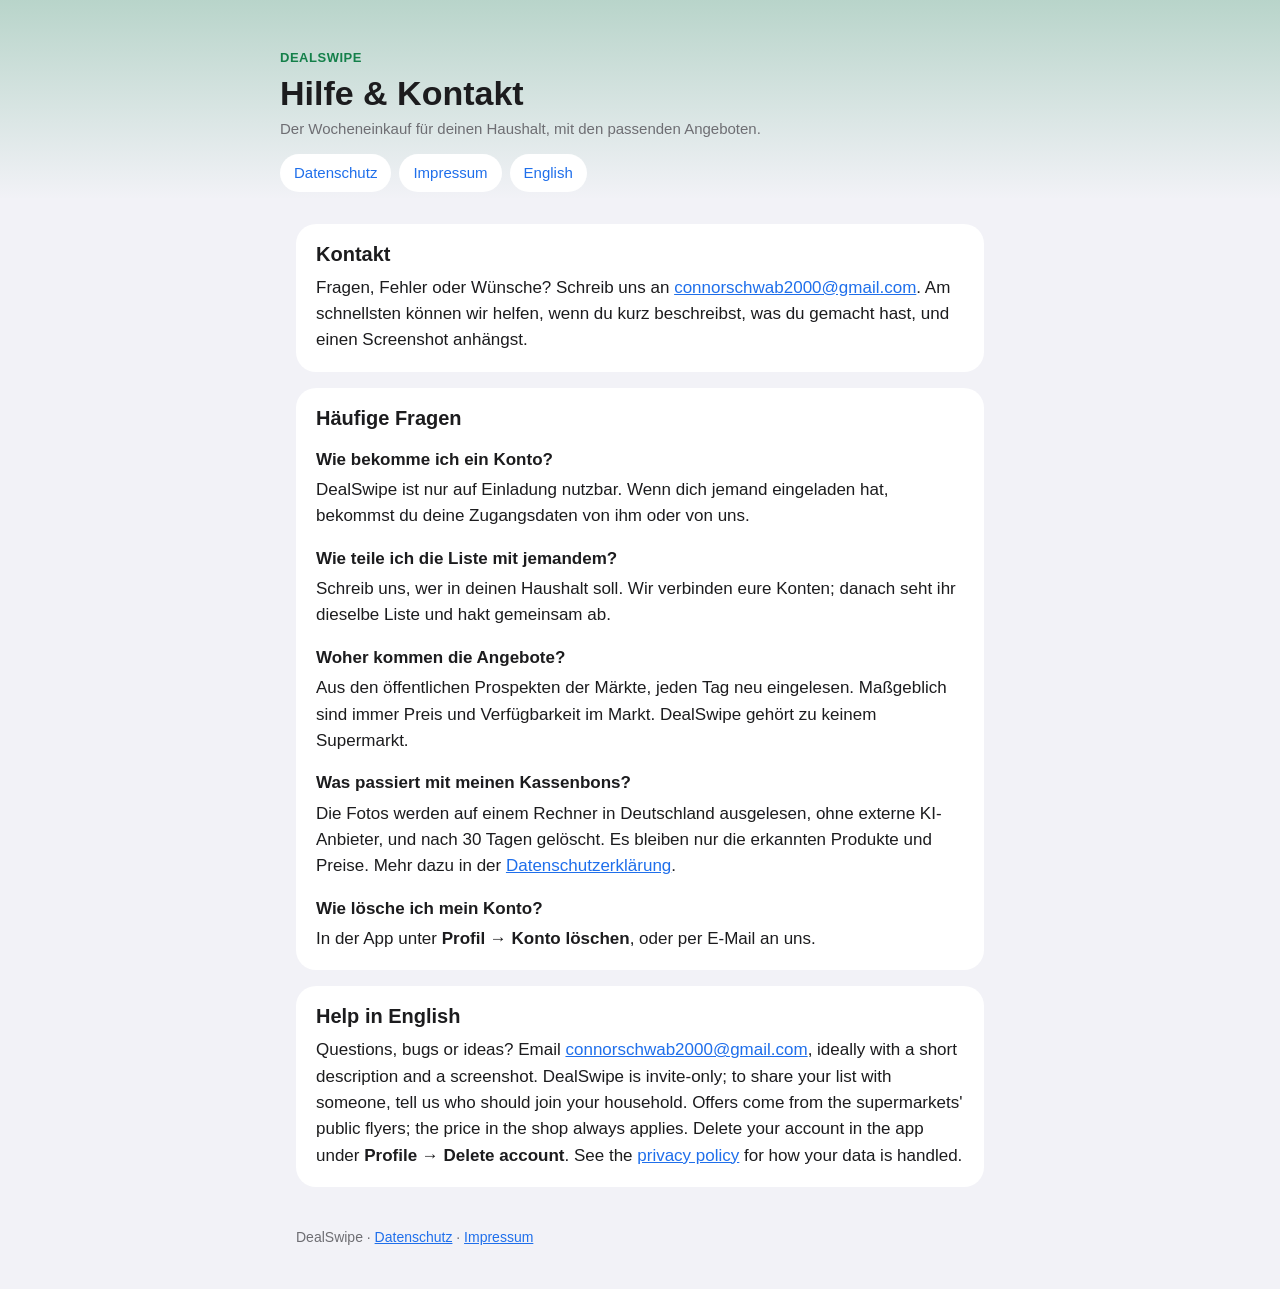
<file: index.html>
<!doctype html>
<html lang="de">
  <head>
    <meta charset="utf-8" />
    <meta name="viewport" content="width=device-width, initial-scale=1" />
    <meta name="color-scheme" content="light dark" />
    <title>Hilfe &amp; Kontakt – DealSwipe</title>
    <link rel="stylesheet" href="style.css" />
  </head>
  <body>
    <div class="glow">
      <header>
        <div class="app">DealSwipe</div>
        <h1>Hilfe &amp; Kontakt</h1>
        <p class="meta">Der Wocheneinkauf für deinen Haushalt, mit den passenden Angeboten.</p>
        <nav class="links"><a href="datenschutz.html">Datenschutz</a><a href="impressum.html">Impressum</a><a href="#english" lang="en">English</a></nav>
      </header>
    </div>
    <main>
      <section>
        <h2>Kontakt</h2>
        <p>
          Fragen, Fehler oder Wünsche? Schreib uns an <a href="mailto:connorschwab2000@gmail.com">connorschwab2000@gmail.com</a>. Am schnellsten können wir
          helfen, wenn du kurz beschreibst, was du gemacht hast, und einen Screenshot anhängst.
        </p>
      </section>

      <section>
        <h2>Häufige Fragen</h2>
        <h3>Wie bekomme ich ein Konto?</h3>
        <p>DealSwipe ist nur auf Einladung nutzbar. Wenn dich jemand eingeladen hat, bekommst du deine Zugangsdaten von ihm oder von uns.</p>
        <h3>Wie teile ich die Liste mit jemandem?</h3>
        <p>Schreib uns, wer in deinen Haushalt soll. Wir verbinden eure Konten; danach seht ihr dieselbe Liste und hakt gemeinsam ab.</p>
        <h3>Woher kommen die Angebote?</h3>
        <p>
          Aus den öffentlichen Prospekten der Märkte, jeden Tag neu eingelesen. Maßgeblich sind immer Preis und Verfügbarkeit im Markt. DealSwipe gehört zu
          keinem Supermarkt.
        </p>
        <h3>Was passiert mit meinen Kassenbons?</h3>
        <p>
          Die Fotos werden auf einem Rechner in Deutschland ausgelesen, ohne externe KI-Anbieter, und nach 30 Tagen gelöscht. Es bleiben nur die erkannten
          Produkte und Preise. Mehr dazu in der <a href="datenschutz.html">Datenschutzerklärung</a>.
        </p>
        <h3>Wie lösche ich mein Konto?</h3>
        <p>In der App unter <strong>Profil → Konto löschen</strong>, oder per E-Mail an uns.</p>
      </section>

      <section id="english" lang="en">
        <h2>Help in English</h2>
        <p>
          Questions, bugs or ideas? Email <a href="mailto:connorschwab2000@gmail.com">connorschwab2000@gmail.com</a>, ideally with a short description and a
          screenshot. DealSwipe is invite-only; to share your list with someone, tell us who should join your household. Offers come from the supermarkets'
          public flyers; the price in the shop always applies. Delete your account in the app under <strong>Profile → Delete account</strong>. See the
          <a href="privacy.html">privacy policy</a> for how your data is handled.
        </p>
      </section>
    </main>
    <footer>DealSwipe · <a href="datenschutz.html">Datenschutz</a> · <a href="impressum.html">Impressum</a></footer>
  </body>
</html>
</file>
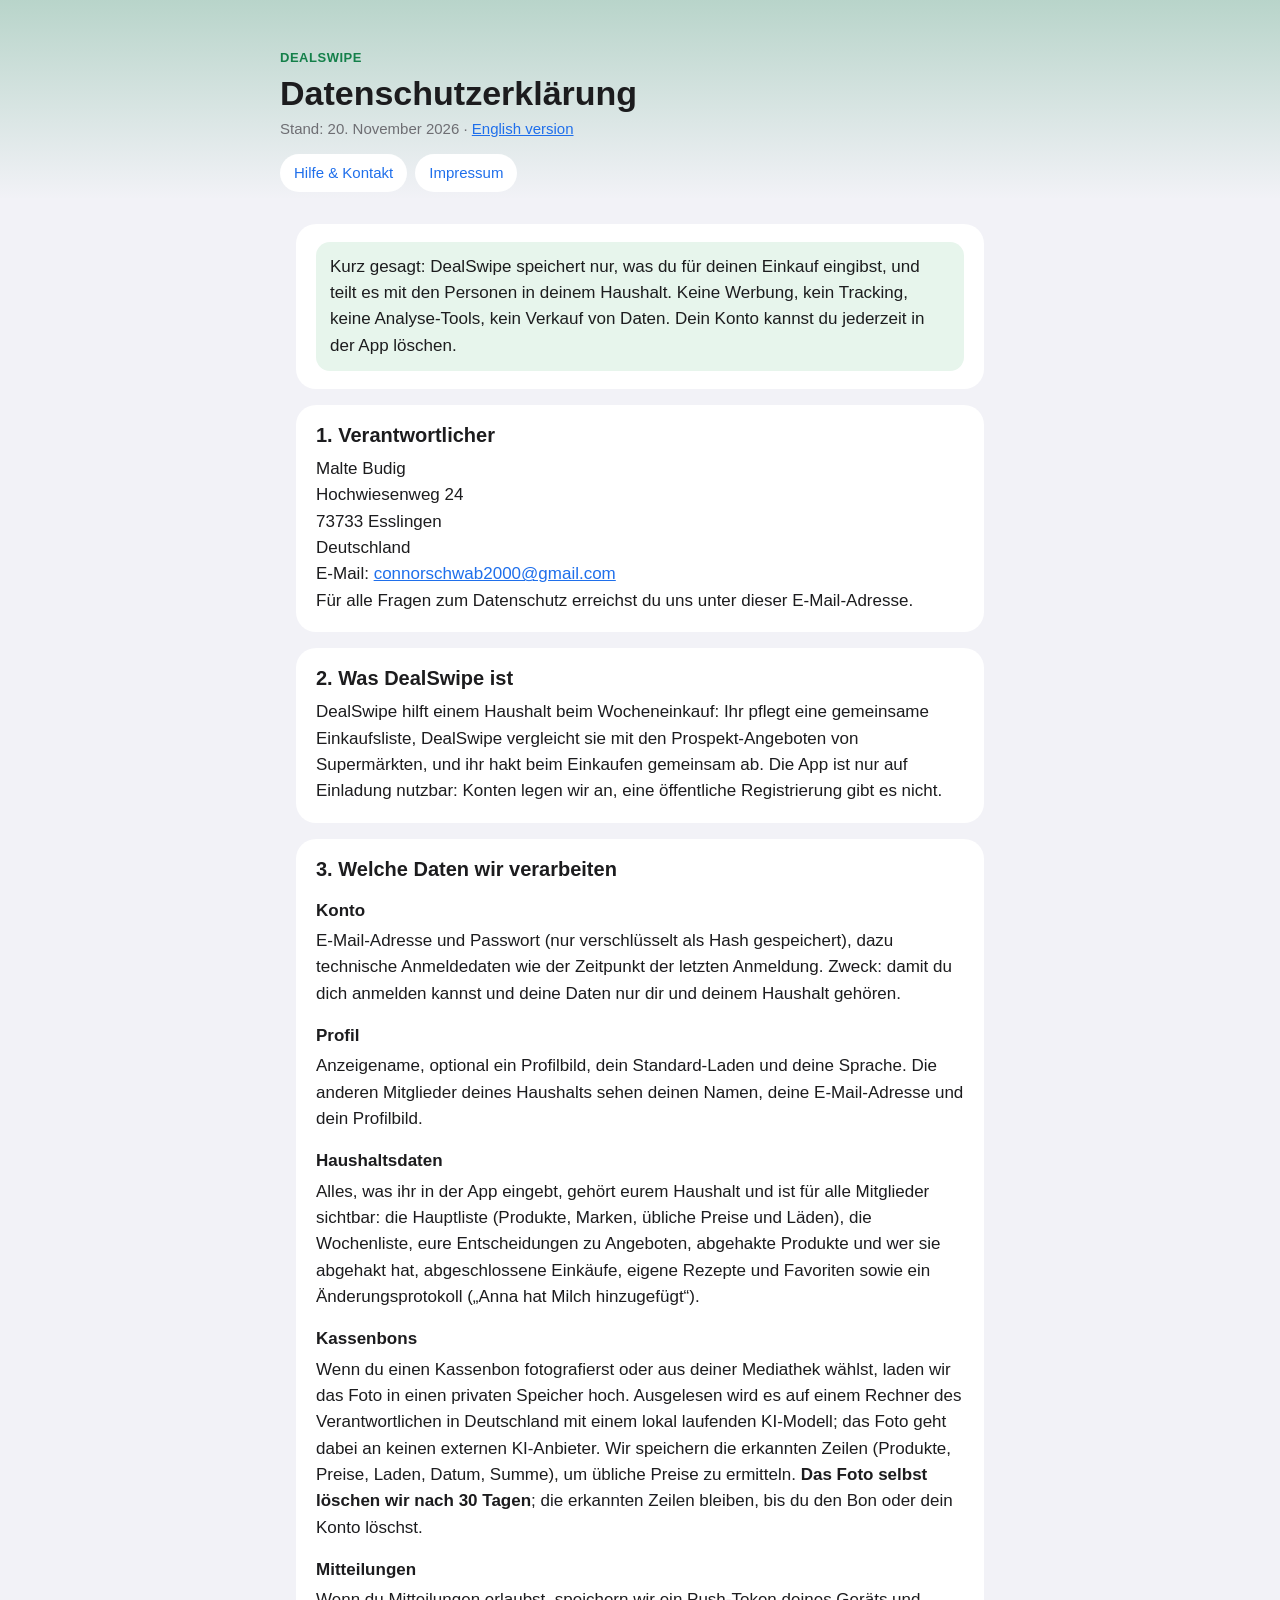
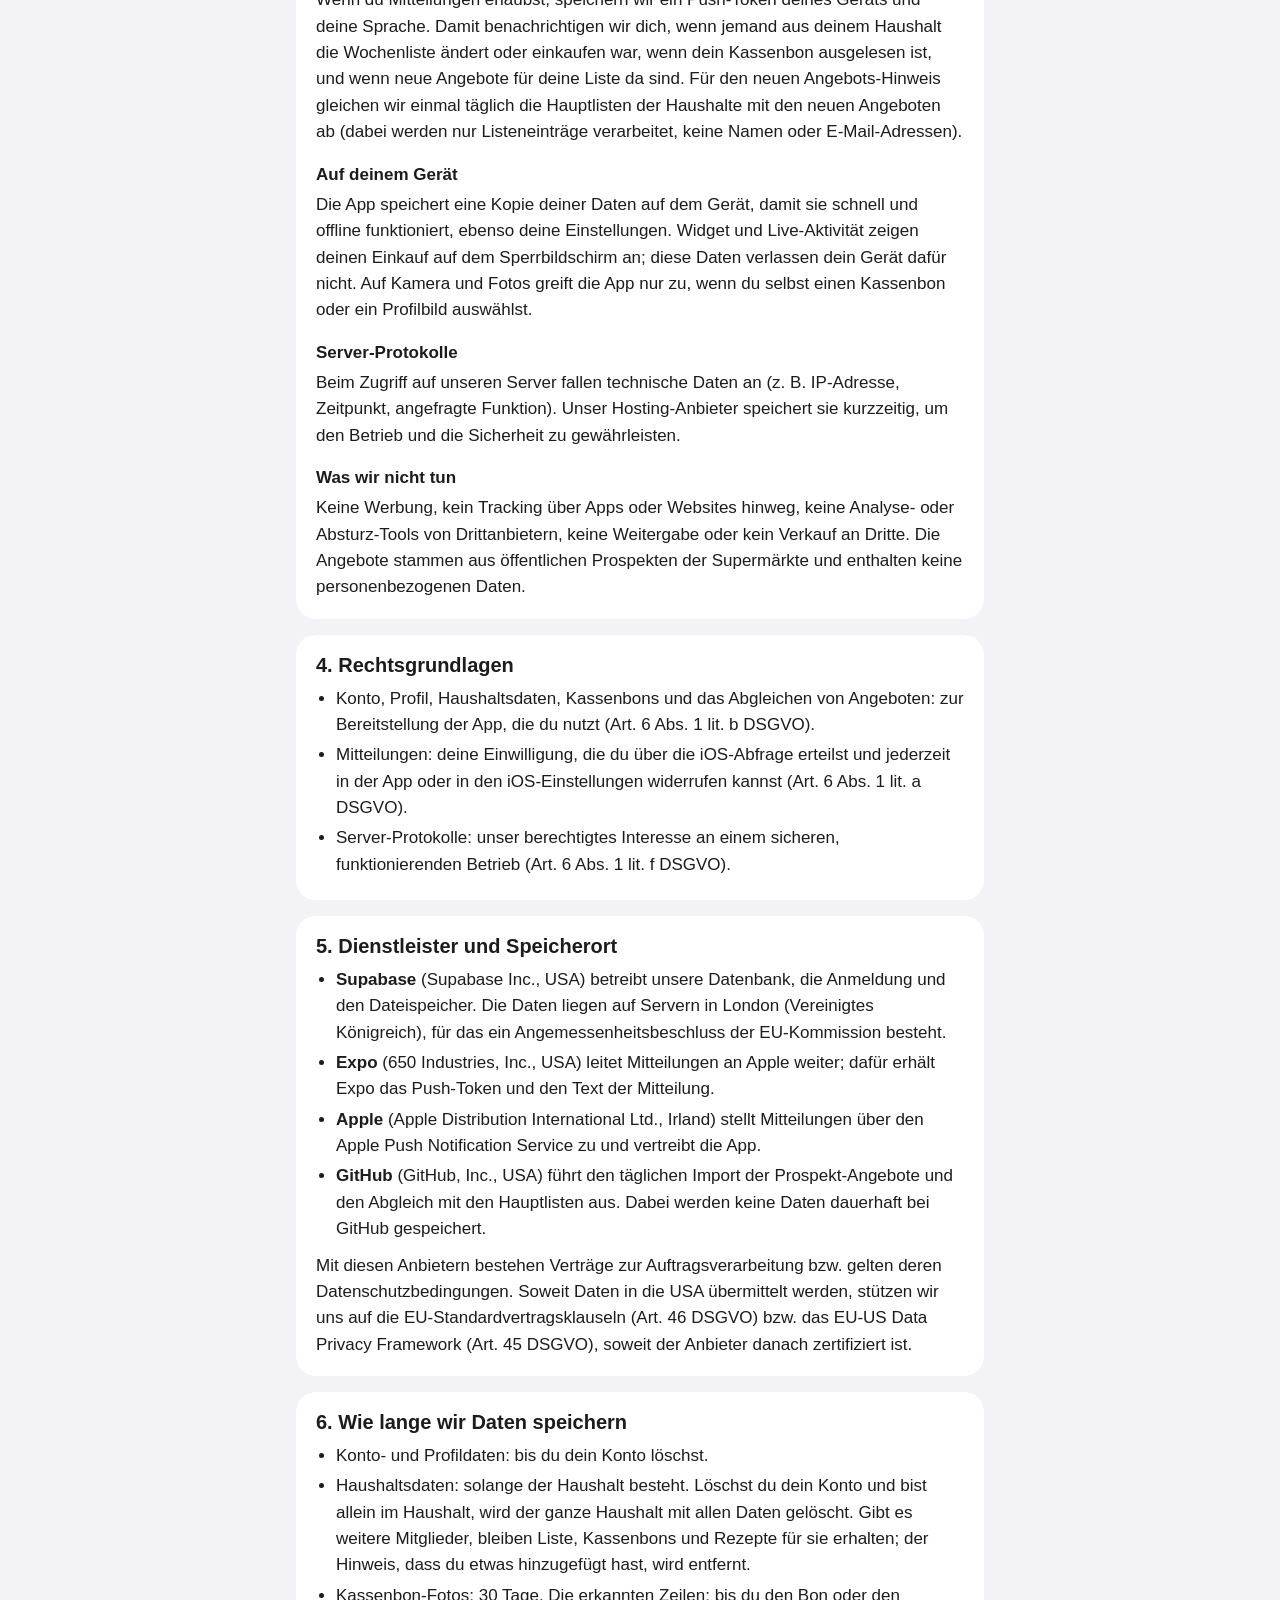
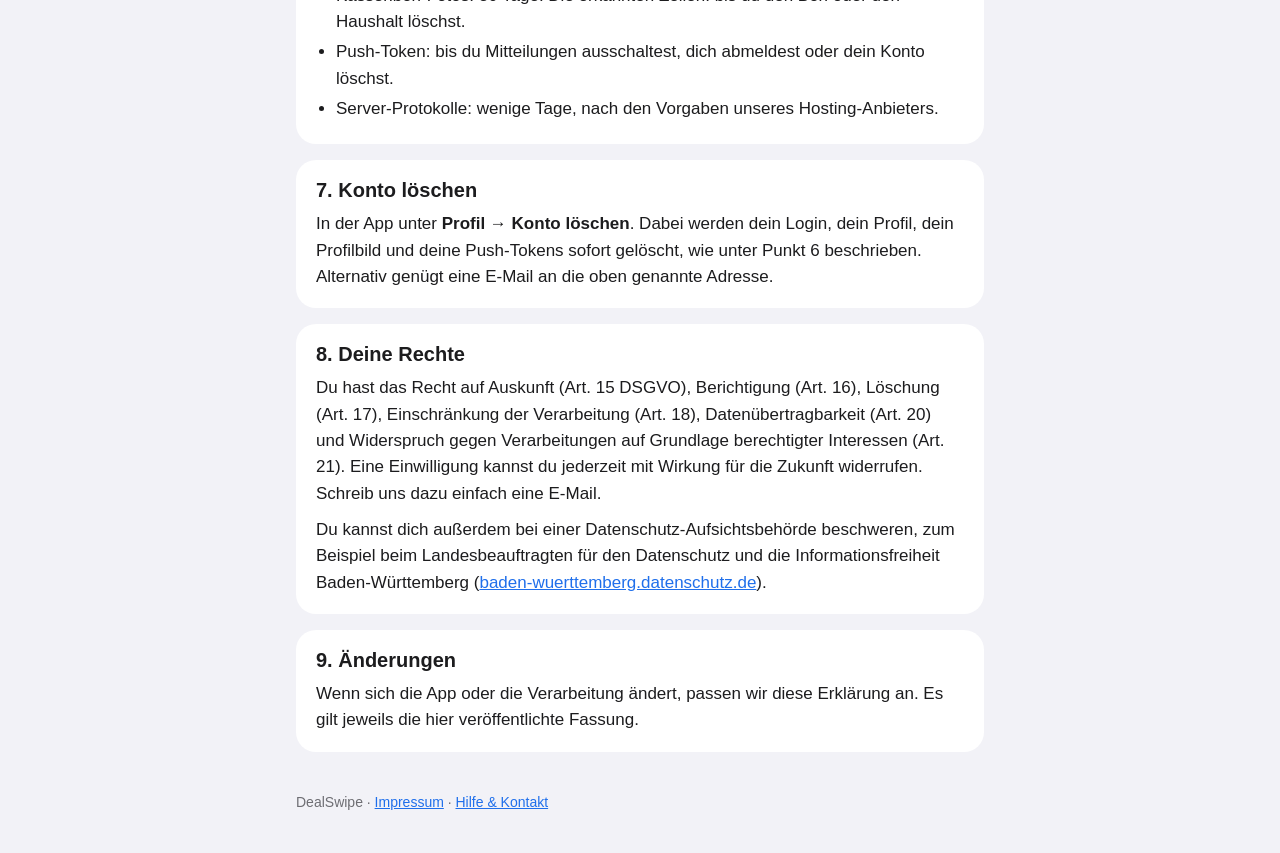
<file: datenschutz.html>
<!doctype html>
<html lang="de">
  <head>
    <meta charset="utf-8" />
    <meta name="viewport" content="width=device-width, initial-scale=1" />
    <meta name="color-scheme" content="light dark" />
    <title>Datenschutz – DealSwipe</title>
    <link rel="stylesheet" href="style.css" />
  </head>
  <body>
    <div class="glow">
      <header>
        <div class="app">DealSwipe</div>
        <h1>Datenschutzerklärung</h1>
        <p class="meta">Stand: 20. November 2026 · <a href="privacy.html" lang="en">English version</a></p>
        <nav class="links"><a href="index.html">Hilfe &amp; Kontakt</a><a href="impressum.html">Impressum</a></nav>
      </header>
    </div>
    <main>
      <section>
        <p class="note">
          Kurz gesagt: DealSwipe speichert nur, was du für deinen Einkauf eingibst, und teilt es mit den Personen in deinem Haushalt. Keine Werbung,
          kein Tracking, keine Analyse-Tools, kein Verkauf von Daten. Dein Konto kannst du jederzeit in der App löschen.
        </p>
      </section>

      <section>
        <h2>1. Verantwortlicher</h2>
        <address>
          Malte Budig<br />
          Hochwiesenweg 24<br />
          73733 Esslingen<br />
          Deutschland<br />
          E-Mail: <a href="mailto:connorschwab2000@gmail.com">connorschwab2000@gmail.com</a>
        </address>
        <p>Für alle Fragen zum Datenschutz erreichst du uns unter dieser E-Mail-Adresse.</p>
      </section>

      <section>
        <h2>2. Was DealSwipe ist</h2>
        <p>
          DealSwipe hilft einem Haushalt beim Wocheneinkauf: Ihr pflegt eine gemeinsame Einkaufsliste, DealSwipe vergleicht sie mit den Prospekt-Angeboten
          von Supermärkten, und ihr hakt beim Einkaufen gemeinsam ab. Die App ist nur auf Einladung nutzbar: Konten legen wir an, eine öffentliche
          Registrierung gibt es nicht.
        </p>
      </section>

      <section>
        <h2>3. Welche Daten wir verarbeiten</h2>

        <h3>Konto</h3>
        <p>
          E-Mail-Adresse und Passwort (nur verschlüsselt als Hash gespeichert), dazu technische Anmeldedaten wie der Zeitpunkt der letzten Anmeldung.
          Zweck: damit du dich anmelden kannst und deine Daten nur dir und deinem Haushalt gehören.
        </p>

        <h3>Profil</h3>
        <p>
          Anzeigename, optional ein Profilbild, dein Standard-Laden und deine Sprache. Die anderen Mitglieder deines Haushalts sehen deinen Namen, deine
          E-Mail-Adresse und dein Profilbild.
        </p>

        <h3>Haushaltsdaten</h3>
        <p>
          Alles, was ihr in der App eingebt, gehört eurem Haushalt und ist für alle Mitglieder sichtbar: die Hauptliste (Produkte, Marken, übliche Preise
          und Läden), die Wochenliste, eure Entscheidungen zu Angeboten, abgehakte Produkte und wer sie abgehakt hat, abgeschlossene Einkäufe, eigene Rezepte
          und Favoriten sowie ein Änderungsprotokoll („Anna hat Milch hinzugefügt“).
        </p>

        <h3>Kassenbons</h3>
        <p>
          Wenn du einen Kassenbon fotografierst oder aus deiner Mediathek wählst, laden wir das Foto in einen privaten Speicher hoch. Ausgelesen wird es auf
          einem Rechner des Verantwortlichen in Deutschland mit einem lokal laufenden KI-Modell; das Foto geht dabei an keinen externen KI-Anbieter. Wir
          speichern die erkannten Zeilen (Produkte, Preise, Laden, Datum, Summe), um übliche Preise zu ermitteln. <strong>Das Foto selbst löschen wir
          nach 30 Tagen</strong>; die erkannten Zeilen bleiben, bis du den Bon oder dein Konto löschst.
        </p>

        <h3>Mitteilungen</h3>
        <p>
          Wenn du Mitteilungen erlaubst, speichern wir ein Push-Token deines Geräts und deine Sprache. Damit benachrichtigen wir dich, wenn jemand aus deinem
          Haushalt die Wochenliste ändert oder einkaufen war, wenn dein Kassenbon ausgelesen ist, und wenn neue Angebote für deine Liste da sind. Für den neuen Angebots-Hinweis gleichen wir
          einmal täglich die Hauptlisten der Haushalte mit den neuen Angeboten ab (dabei werden nur Listeneinträge verarbeitet, keine Namen oder
          E-Mail-Adressen).
        </p>

        <h3>Auf deinem Gerät</h3>
        <p>
          Die App speichert eine Kopie deiner Daten auf dem Gerät, damit sie schnell und offline funktioniert, ebenso deine Einstellungen. Widget und
          Live-Aktivität zeigen deinen Einkauf auf dem Sperrbildschirm an; diese Daten verlassen dein Gerät dafür nicht. Auf Kamera und Fotos greift die
          App nur zu, wenn du selbst einen Kassenbon oder ein Profilbild auswählst.
        </p>

        <h3>Server-Protokolle</h3>
        <p>
          Beim Zugriff auf unseren Server fallen technische Daten an (z. B. IP-Adresse, Zeitpunkt, angefragte Funktion). Unser Hosting-Anbieter speichert sie
          kurzzeitig, um den Betrieb und die Sicherheit zu gewährleisten.
        </p>

        <h3>Was wir nicht tun</h3>
        <p>
          Keine Werbung, kein Tracking über Apps oder Websites hinweg, keine Analyse- oder Absturz-Tools von Drittanbietern, keine Weitergabe oder kein
          Verkauf an Dritte. Die Angebote stammen aus öffentlichen Prospekten der Supermärkte und enthalten keine personenbezogenen Daten.
        </p>
      </section>

      <section>
        <h2>4. Rechtsgrundlagen</h2>
        <ul>
          <li>Konto, Profil, Haushaltsdaten, Kassenbons und das Abgleichen von Angeboten: zur Bereitstellung der App, die du nutzt (Art. 6 Abs. 1 lit. b DSGVO).</li>
          <li>Mitteilungen: deine Einwilligung, die du über die iOS-Abfrage erteilst und jederzeit in der App oder in den iOS-Einstellungen widerrufen kannst (Art. 6 Abs. 1 lit. a DSGVO).</li>
          <li>Server-Protokolle: unser berechtigtes Interesse an einem sicheren, funktionierenden Betrieb (Art. 6 Abs. 1 lit. f DSGVO).</li>
        </ul>
      </section>

      <section>
        <h2>5. Dienstleister und Speicherort</h2>
        <ul>
          <li>
            <strong>Supabase</strong> (Supabase Inc., USA) betreibt unsere Datenbank, die Anmeldung und den Dateispeicher. Die Daten liegen auf Servern in
            London (Vereinigtes Königreich), für das ein Angemessenheitsbeschluss der EU-Kommission besteht.
          </li>
          <li>
            <strong>Expo</strong> (650 Industries, Inc., USA) leitet Mitteilungen an Apple weiter; dafür erhält Expo das Push-Token und den Text der Mitteilung.
          </li>
          <li><strong>Apple</strong> (Apple Distribution International Ltd., Irland) stellt Mitteilungen über den Apple Push Notification Service zu und vertreibt die App.</li>
          <li>
            <strong>GitHub</strong> (GitHub, Inc., USA) führt den täglichen Import der Prospekt-Angebote und den Abgleich mit den Hauptlisten aus. Dabei
            werden keine Daten dauerhaft bei GitHub gespeichert.
          </li>
        </ul>
        <p>
          Mit diesen Anbietern bestehen Verträge zur Auftragsverarbeitung bzw. gelten deren Datenschutzbedingungen. Soweit Daten in die USA übermittelt
          werden, stützen wir uns auf die EU-Standardvertragsklauseln (Art. 46 DSGVO) bzw. das EU-US Data Privacy Framework (Art. 45 DSGVO), soweit der
          Anbieter danach zertifiziert ist.
        </p>
      </section>

      <section>
        <h2>6. Wie lange wir Daten speichern</h2>
        <ul>
          <li>Konto- und Profildaten: bis du dein Konto löschst.</li>
          <li>
            Haushaltsdaten: solange der Haushalt besteht. Löschst du dein Konto und bist allein im Haushalt, wird der ganze Haushalt mit allen Daten gelöscht.
            Gibt es weitere Mitglieder, bleiben Liste, Kassenbons und Rezepte für sie erhalten; der Hinweis, dass du etwas hinzugefügt hast, wird entfernt.
          </li>
          <li>Kassenbon-Fotos: 30 Tage. Die erkannten Zeilen: bis du den Bon oder den Haushalt löschst.</li>
          <li>Push-Token: bis du Mitteilungen ausschaltest, dich abmeldest oder dein Konto löschst.</li>
          <li>Server-Protokolle: wenige Tage, nach den Vorgaben unseres Hosting-Anbieters.</li>
        </ul>
      </section>

      <section>
        <h2>7. Konto löschen</h2>
        <p>
          In der App unter <strong>Profil → Konto löschen</strong>. Dabei werden dein Login, dein Profil, dein Profilbild und deine Push-Tokens sofort
          gelöscht, wie unter Punkt 6 beschrieben. Alternativ genügt eine E-Mail an die oben genannte Adresse.
        </p>
      </section>

      <section>
        <h2>8. Deine Rechte</h2>
        <p>
          Du hast das Recht auf Auskunft (Art. 15 DSGVO), Berichtigung (Art. 16), Löschung (Art. 17), Einschränkung der Verarbeitung (Art. 18),
          Datenübertragbarkeit (Art. 20) und Widerspruch gegen Verarbeitungen auf Grundlage berechtigter Interessen (Art. 21). Eine Einwilligung kannst du
          jederzeit mit Wirkung für die Zukunft widerrufen. Schreib uns dazu einfach eine E-Mail.
        </p>
        <p>
          Du kannst dich außerdem bei einer Datenschutz-Aufsichtsbehörde beschweren, zum Beispiel beim Landesbeauftragten für den Datenschutz und die
          Informationsfreiheit Baden-Württemberg (<a href="https://www.baden-wuerttemberg.datenschutz.de">baden-wuerttemberg.datenschutz.de</a>).
        </p>
      </section>

      <section>
        <h2>9. Änderungen</h2>
        <p>Wenn sich die App oder die Verarbeitung ändert, passen wir diese Erklärung an. Es gilt jeweils die hier veröffentlichte Fassung.</p>
      </section>
    </main>
    <footer>DealSwipe · <a href="impressum.html">Impressum</a> · <a href="index.html">Hilfe &amp; Kontakt</a></footer>
  </body>
</html>
</file>
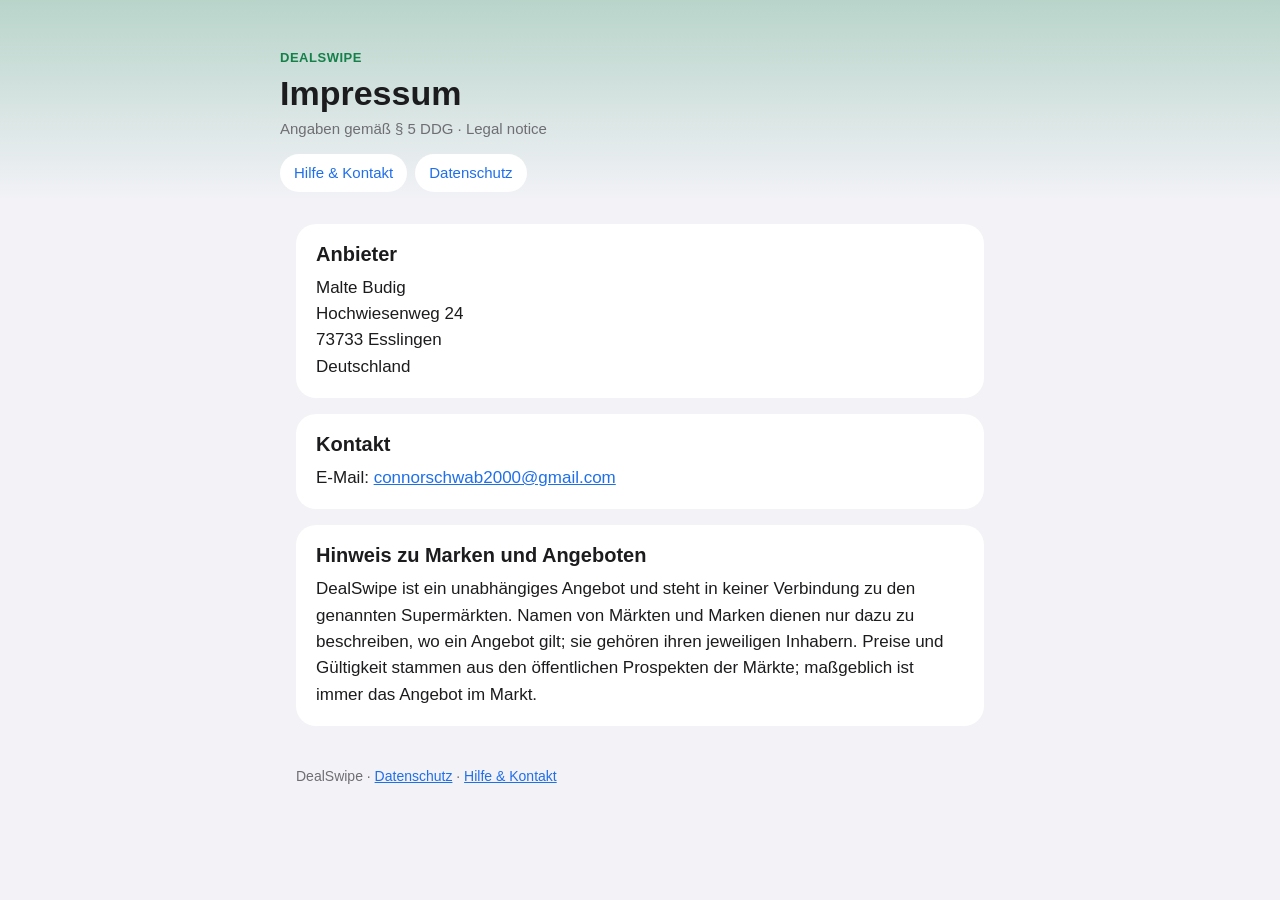
<file: impressum.html>
<!doctype html>
<html lang="de">
  <head>
    <meta charset="utf-8" />
    <meta name="viewport" content="width=device-width, initial-scale=1" />
    <meta name="color-scheme" content="light dark" />
    <title>Impressum – DealSwipe</title>
    <link rel="stylesheet" href="style.css" />
  </head>
  <body>
    <div class="glow">
      <header>
        <div class="app">DealSwipe</div>
        <h1>Impressum</h1>
        <p class="meta">Angaben gemäß § 5 DDG · <span lang="en">Legal notice</span></p>
        <nav class="links"><a href="index.html">Hilfe &amp; Kontakt</a><a href="datenschutz.html">Datenschutz</a></nav>
      </header>
    </div>
    <main>
      <section>
        <h2>Anbieter</h2>
        <address>
          Malte Budig<br />
          Hochwiesenweg 24<br />
          73733 Esslingen<br />
          Deutschland
        </address>
      </section>
      <section>
        <h2>Kontakt</h2>
        <p>E-Mail: <a href="mailto:connorschwab2000@gmail.com">connorschwab2000@gmail.com</a></p>
      </section>
      <section>
        <h2>Hinweis zu Marken und Angeboten</h2>
        <p>
          DealSwipe ist ein unabhängiges Angebot und steht in keiner Verbindung zu den genannten Supermärkten. Namen von Märkten und Marken dienen nur dazu
          zu beschreiben, wo ein Angebot gilt; sie gehören ihren jeweiligen Inhabern. Preise und Gültigkeit stammen aus den öffentlichen Prospekten der
          Märkte; maßgeblich ist immer das Angebot im Markt.
        </p>
      </section>
    </main>
    <footer>DealSwipe · <a href="datenschutz.html">Datenschutz</a> · <a href="index.html">Hilfe &amp; Kontakt</a></footer>
  </body>
</html>
</file>
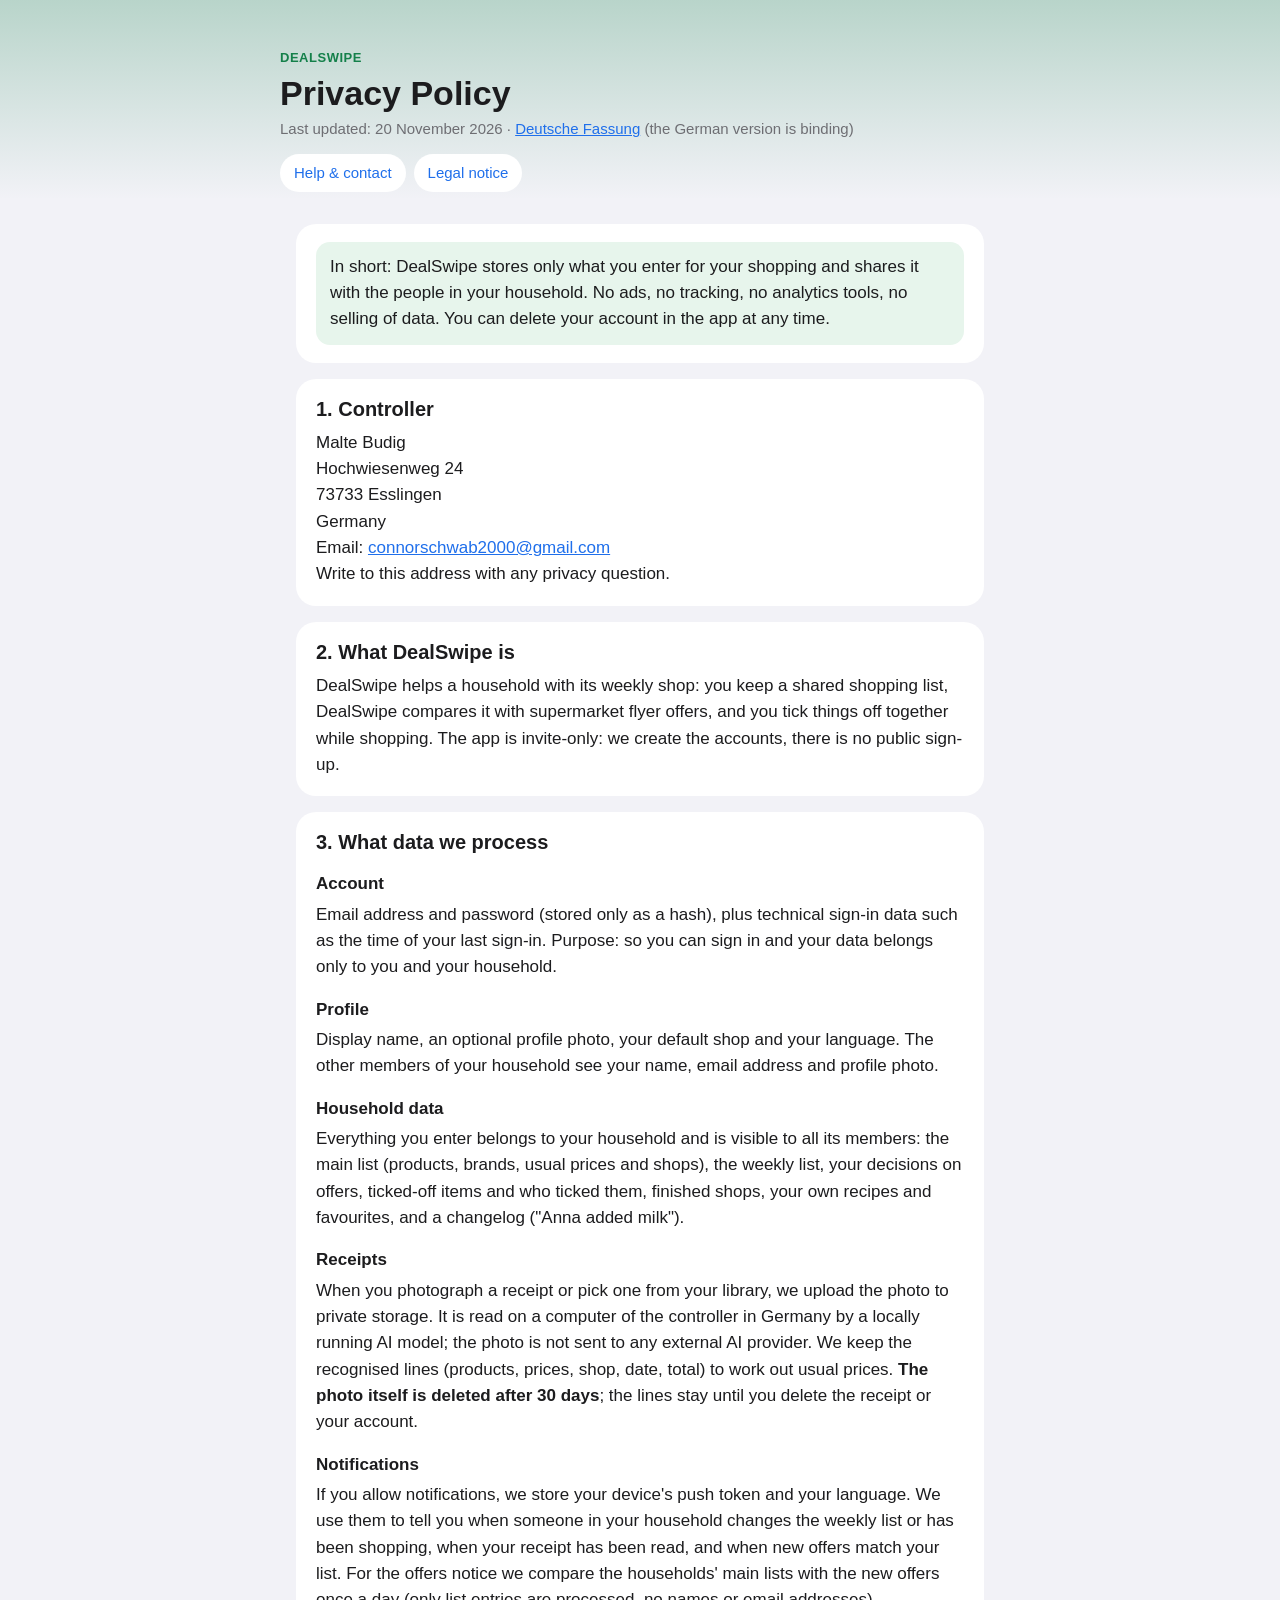
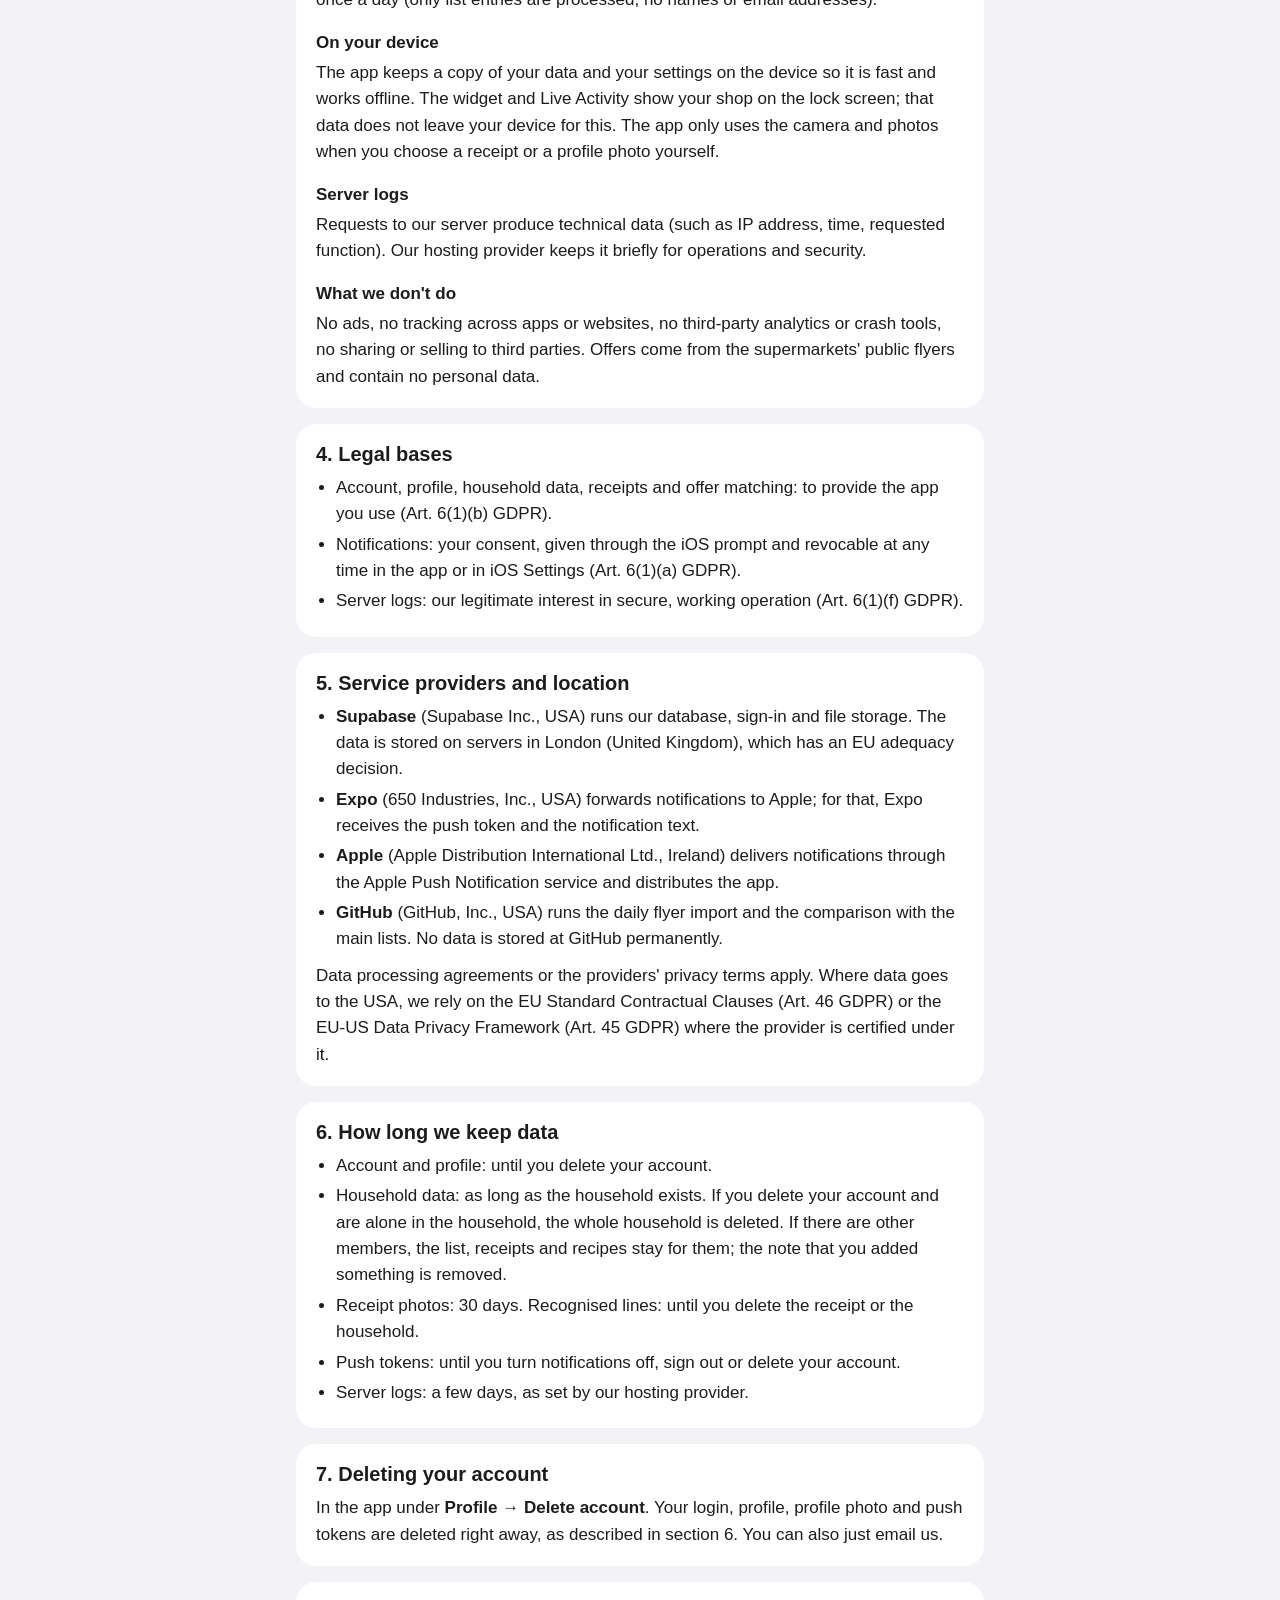
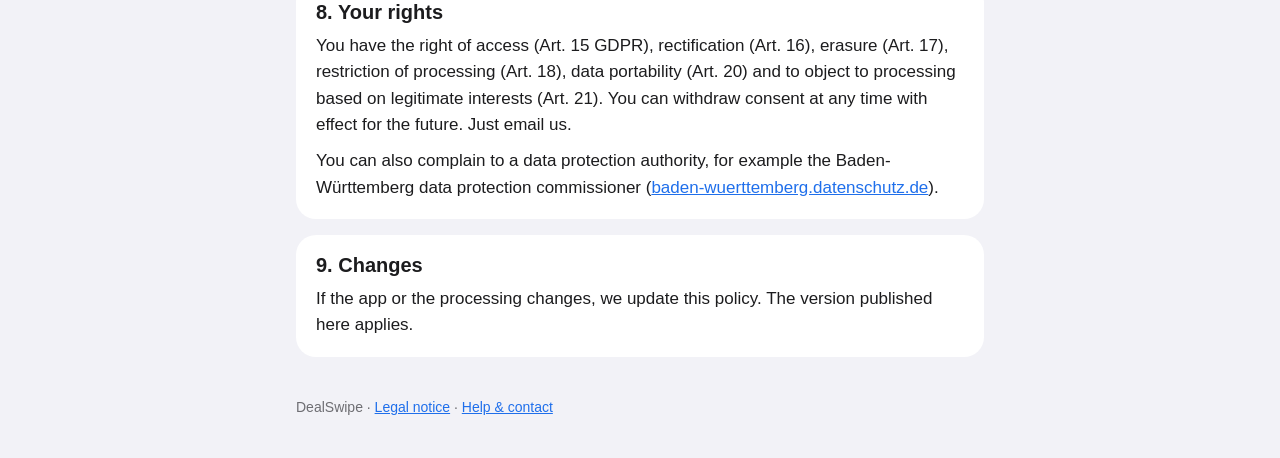
<file: privacy.html>
<!doctype html>
<html lang="en">
  <head>
    <meta charset="utf-8" />
    <meta name="viewport" content="width=device-width, initial-scale=1" />
    <meta name="color-scheme" content="light dark" />
    <title>Privacy – DealSwipe</title>
    <link rel="stylesheet" href="style.css" />
  </head>
  <body>
    <div class="glow">
      <header>
        <div class="app">DealSwipe</div>
        <h1>Privacy Policy</h1>
        <p class="meta">Last updated: 20 November 2026 · <a href="datenschutz.html" lang="de">Deutsche Fassung</a> (the German version is binding)</p>
        <nav class="links"><a href="index.html">Help &amp; contact</a><a href="impressum.html">Legal notice</a></nav>
      </header>
    </div>
    <main>
      <section>
        <p class="note">
          In short: DealSwipe stores only what you enter for your shopping and shares it with the people in your household. No ads, no tracking, no
          analytics tools, no selling of data. You can delete your account in the app at any time.
        </p>
      </section>

      <section>
        <h2>1. Controller</h2>
        <address>
          Malte Budig<br />
          Hochwiesenweg 24<br />
          73733 Esslingen<br />
          Germany<br />
          Email: <a href="mailto:connorschwab2000@gmail.com">connorschwab2000@gmail.com</a>
        </address>
        <p>Write to this address with any privacy question.</p>
      </section>

      <section>
        <h2>2. What DealSwipe is</h2>
        <p>
          DealSwipe helps a household with its weekly shop: you keep a shared shopping list, DealSwipe compares it with supermarket flyer offers, and you tick
          things off together while shopping. The app is invite-only: we create the accounts, there is no public sign-up.
        </p>
      </section>

      <section>
        <h2>3. What data we process</h2>

        <h3>Account</h3>
        <p>
          Email address and password (stored only as a hash), plus technical sign-in data such as the time of your last sign-in. Purpose: so you can sign in
          and your data belongs only to you and your household.
        </p>

        <h3>Profile</h3>
        <p>
          Display name, an optional profile photo, your default shop and your language. The other members of your household see your name, email address and
          profile photo.
        </p>

        <h3>Household data</h3>
        <p>
          Everything you enter belongs to your household and is visible to all its members: the main list (products, brands, usual prices and shops), the
          weekly list, your decisions on offers, ticked-off items and who ticked them, finished shops, your own recipes and favourites, and a changelog
          ("Anna added milk").
        </p>

        <h3>Receipts</h3>
        <p>
          When you photograph a receipt or pick one from your library, we upload the photo to private storage. It is read on a computer of the controller in
          Germany by a locally running AI model; the photo is not sent to any external AI provider. We keep the recognised lines (products, prices, shop,
          date, total) to work out usual prices. <strong>The photo itself is deleted after 30 days</strong>; the lines stay until you delete the receipt or
          your account.
        </p>

        <h3>Notifications</h3>
        <p>
          If you allow notifications, we store your device's push token and your language. We use them to tell you when someone in your household changes
          the weekly list or has been shopping, when your receipt has been read, and when new offers match your list. For the offers notice we compare the households' main lists with the new
          offers once a day (only list entries are processed, no names or email addresses).
        </p>

        <h3>On your device</h3>
        <p>
          The app keeps a copy of your data and your settings on the device so it is fast and works offline. The widget and Live Activity show your shop on
          the lock screen; that data does not leave your device for this. The app only uses the camera and photos when you choose a receipt or a profile photo
          yourself.
        </p>

        <h3>Server logs</h3>
        <p>Requests to our server produce technical data (such as IP address, time, requested function). Our hosting provider keeps it briefly for operations and security.</p>

        <h3>What we don't do</h3>
        <p>
          No ads, no tracking across apps or websites, no third-party analytics or crash tools, no sharing or selling to third parties. Offers come from the
          supermarkets' public flyers and contain no personal data.
        </p>
      </section>

      <section>
        <h2>4. Legal bases</h2>
        <ul>
          <li>Account, profile, household data, receipts and offer matching: to provide the app you use (Art. 6(1)(b) GDPR).</li>
          <li>Notifications: your consent, given through the iOS prompt and revocable at any time in the app or in iOS Settings (Art. 6(1)(a) GDPR).</li>
          <li>Server logs: our legitimate interest in secure, working operation (Art. 6(1)(f) GDPR).</li>
        </ul>
      </section>

      <section>
        <h2>5. Service providers and location</h2>
        <ul>
          <li>
            <strong>Supabase</strong> (Supabase Inc., USA) runs our database, sign-in and file storage. The data is stored on servers in London (United
            Kingdom), which has an EU adequacy decision.
          </li>
          <li><strong>Expo</strong> (650 Industries, Inc., USA) forwards notifications to Apple; for that, Expo receives the push token and the notification text.</li>
          <li><strong>Apple</strong> (Apple Distribution International Ltd., Ireland) delivers notifications through the Apple Push Notification service and distributes the app.</li>
          <li><strong>GitHub</strong> (GitHub, Inc., USA) runs the daily flyer import and the comparison with the main lists. No data is stored at GitHub permanently.</li>
        </ul>
        <p>
          Data processing agreements or the providers' privacy terms apply. Where data goes to the USA, we rely on the EU Standard Contractual Clauses
          (Art. 46 GDPR) or the EU-US Data Privacy Framework (Art. 45 GDPR) where the provider is certified under it.
        </p>
      </section>

      <section>
        <h2>6. How long we keep data</h2>
        <ul>
          <li>Account and profile: until you delete your account.</li>
          <li>
            Household data: as long as the household exists. If you delete your account and are alone in the household, the whole household is deleted. If
            there are other members, the list, receipts and recipes stay for them; the note that you added something is removed.
          </li>
          <li>Receipt photos: 30 days. Recognised lines: until you delete the receipt or the household.</li>
          <li>Push tokens: until you turn notifications off, sign out or delete your account.</li>
          <li>Server logs: a few days, as set by our hosting provider.</li>
        </ul>
      </section>

      <section>
        <h2>7. Deleting your account</h2>
        <p>
          In the app under <strong>Profile → Delete account</strong>. Your login, profile, profile photo and push tokens are deleted right away, as described
          in section 6. You can also just email us.
        </p>
      </section>

      <section>
        <h2>8. Your rights</h2>
        <p>
          You have the right of access (Art. 15 GDPR), rectification (Art. 16), erasure (Art. 17), restriction of processing (Art. 18), data portability
          (Art. 20) and to object to processing based on legitimate interests (Art. 21). You can withdraw consent at any time with effect for the future.
          Just email us.
        </p>
        <p>
          You can also complain to a data protection authority, for example the Baden-Württemberg data protection commissioner
          (<a href="https://www.baden-wuerttemberg.datenschutz.de">baden-wuerttemberg.datenschutz.de</a>).
        </p>
      </section>

      <section>
        <h2>9. Changes</h2>
        <p>If the app or the processing changes, we update this policy. The version published here applies.</p>
      </section>
    </main>
    <footer>DealSwipe · <a href="impressum.html">Legal notice</a> · <a href="index.html">Help &amp; contact</a></footer>
  </body>
</html>
</file>
<file: style.css>
:root {
  --bg: #f2f2f7;
  --surface: #ffffff;
  --text: #1c1c1e;
  --muted: #6e6e73;
  --line: #e5e5ea;
  --green: #14804a;
  --green-bg: #e7f5ec;
  --link: #1f6feb;
}
@media (prefers-color-scheme: dark) {
  :root {
    --bg: #000000;
    --surface: #1c1c1e;
    --text: #f5f5f7;
    --muted: #98989f;
    --line: #38383a;
    --green: #3ccf7e;
    --green-bg: rgba(60, 207, 126, 0.14);
    --link: #4c8dff;
  }
}
* {
  box-sizing: border-box;
}
html {
  -webkit-text-size-adjust: 100%;
}
body {
  margin: 0;
  background: var(--bg);
  color: var(--text);
  font: 17px/1.55 -apple-system, BlinkMacSystemFont, 'Segoe UI', Roboto, Helvetica, Arial, sans-serif;
}
.glow {
  background: linear-gradient(180deg, color-mix(in srgb, var(--green) 26%, transparent), transparent);
  padding: 48px 16px 8px;
}
header,
main,
footer {
  max-width: 720px;
  margin: 0 auto;
}
header .app {
  color: var(--green);
  font-weight: 700;
  letter-spacing: 0.04em;
  text-transform: uppercase;
  font-size: 13px;
}
h1 {
  font-size: clamp(26px, 8vw, 34px);
  overflow-wrap: break-word;
  hyphens: auto;
  line-height: 1.15;
  margin: 6px 0 4px;
}
header .meta {
  color: var(--muted);
  font-size: 15px;
  margin: 0;
}
main {
  padding: 8px 16px 24px;
}
section {
  background: var(--surface);
  border-radius: 20px;
  padding: 18px 20px;
  margin: 16px 0;
}
h2 {
  font-size: 20px;
  line-height: 1.25;
  margin: 0 0 8px;
}
h3 {
  font-size: 17px;
  margin: 16px 0 4px;
}
p,
ul {
  margin: 0 0 10px;
}
section > :last-child {
  margin-bottom: 0;
}
ul {
  padding-left: 20px;
}
li {
  margin: 4px 0;
}
a {
  color: var(--link);
}
.note {
  background: var(--green-bg);
  border-radius: 14px;
  padding: 12px 14px;
}
.muted {
  color: var(--muted);
}
address {
  font-style: normal;
}
nav.links {
  display: flex;
  flex-wrap: wrap;
  gap: 8px;
  margin-top: 14px;
}
nav.links a {
  background: var(--surface);
  border-radius: 999px;
  padding: 7px 14px;
  text-decoration: none;
  font-size: 15px;
}
footer {
  color: var(--muted);
  font-size: 14px;
  padding: 0 16px 40px;
}
</file>
